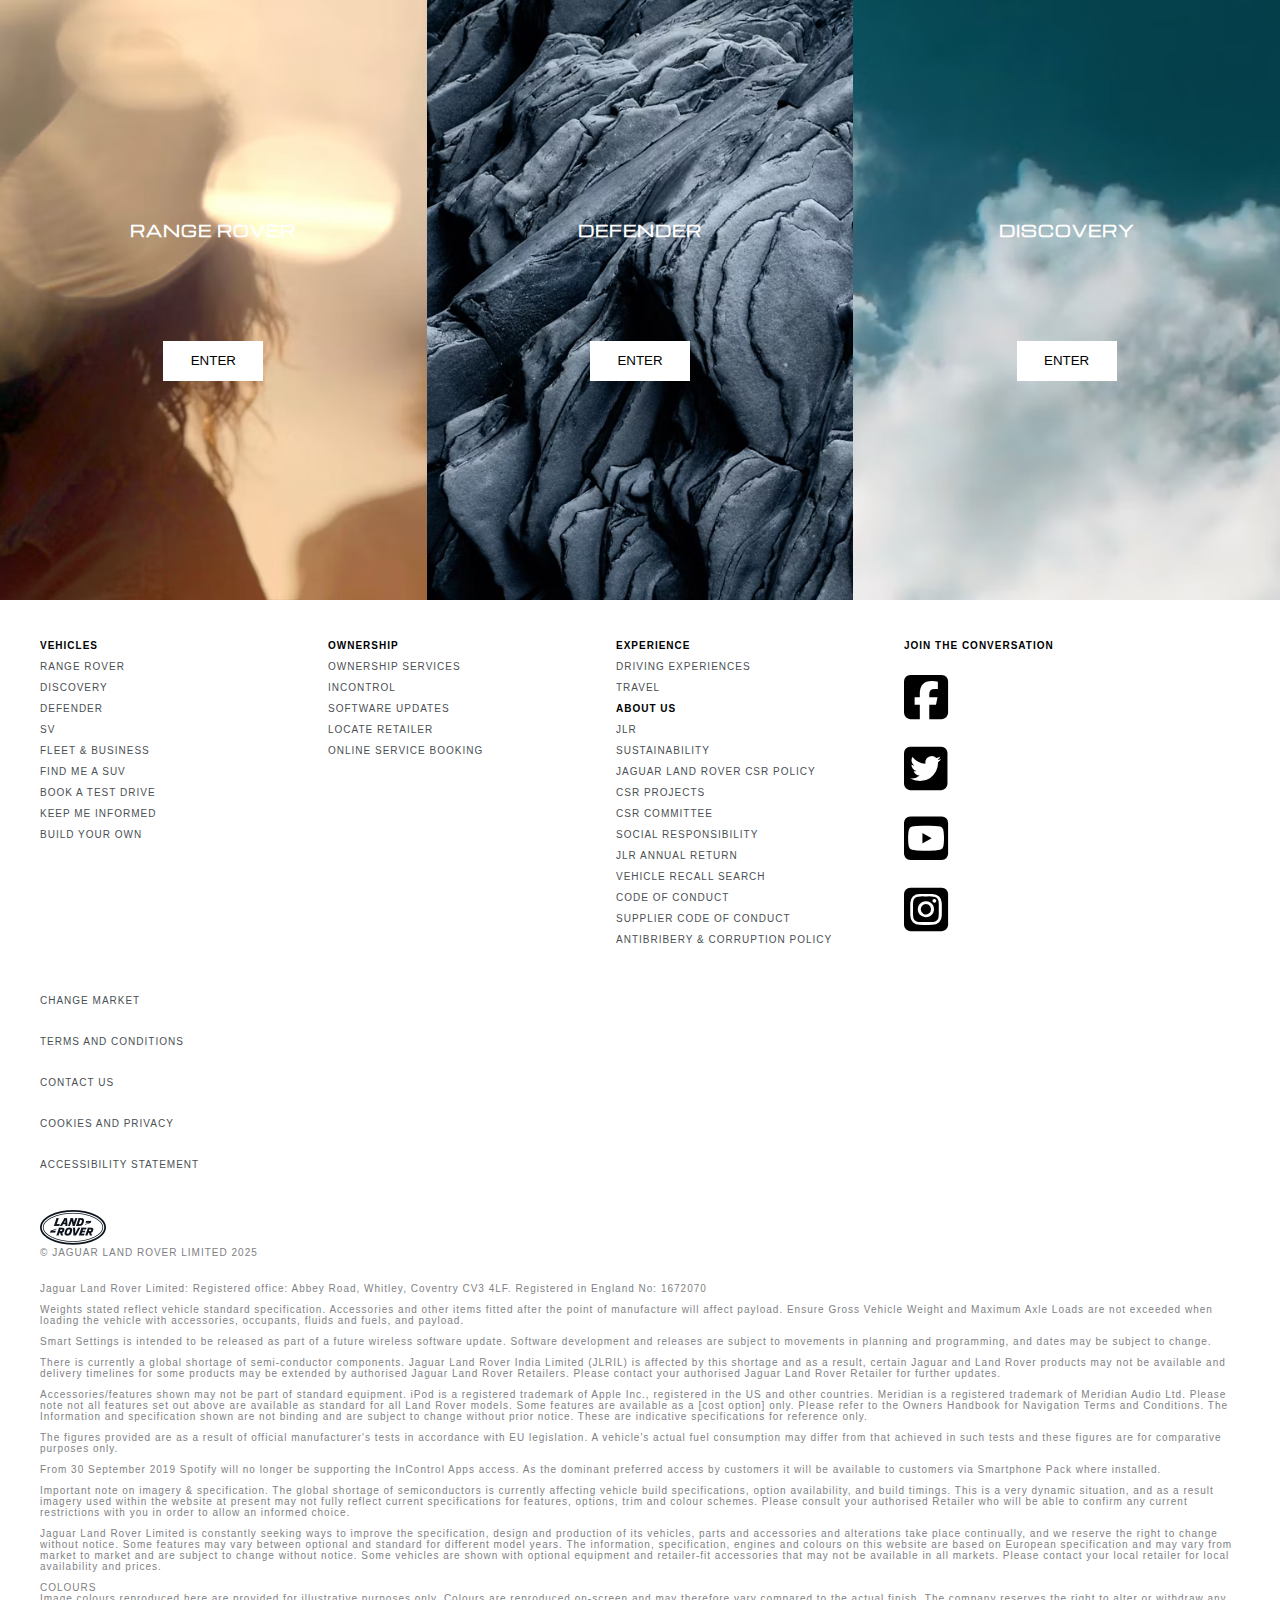
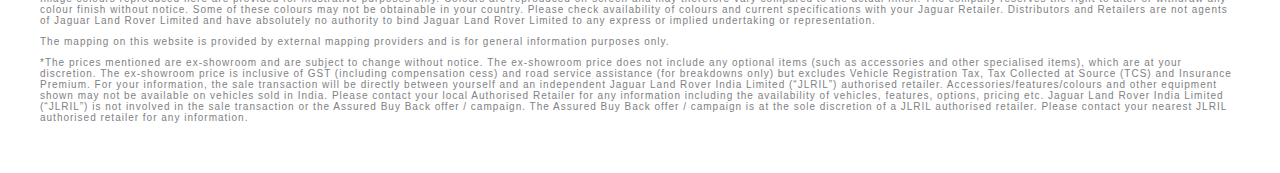
<file: index.html>
<!DOCTYPE html>
<html lang="en">

<head>
    <meta charset="UTF-8">
    <meta name="viewport" content="width=device-width, initial-scale=1.0">
    <title name="title">Land Rover | Explore Luxury SUVs and 4x4 Vehicles</title>
    <link rel="icon" href="Images/lr-logo---footer.png">
    <link rel="stylesheet" href="styles.css">
    <link rel="stylesheet" href="https://cdnjs.cloudflare.com/ajax/libs/font-awesome/6.7.2/css/all.min.css"
        integrity="sha512-Evv84Mr4kqVGRNSgIGL/F/aIDqQb7xQ2vcrdIwxfjThSH8CSR7PBEakCr51Ck+w+/U6swU2Im1vVX0SVk9ABhg=="
        crossorigin="anonymous" referrerpolicy="no-referrer" />
    <link rel="preconnect" href="https://fonts.googleapis.com">
    <link rel="preconnect" href="https://fonts.gstatic.com" crossorigin>
    <link href="https://fonts.googleapis.com/css2?family=Michroma&display=swap" rel="stylesheet">
</head>

<body>
    <section id="container">
        <main>
            <section id="brand-sel">
                <div id="bs1">
                    <h2>RANGE ROVER</h2>
                    <a href="RangeRover/index.html"><button>ENTER</button></a>
                </div>
                <div id="bs2">
                    <h2>DEFENDER</h2>
                    <a href="Defender/index.html">
                        <button>ENTER</button></a>
                </div>
                <div id="bs3">
                    <h2>DISCOVERY</h2>
                    <a href="Discovery/index.html"><button>ENTER</button></a>
                </div>
            </section>
        </main>
        <footer>
            <section id="f-links">
                <div class="footer-links">
                    <h3>VEHICLES</h3>
                    <ul type="none">
                        <li><a href="#">RANGE ROVER</a></li>
                        <li><a href="#">DISCOVERY</a></li>
                        <li><a href="#">DEFENDER</a></li>
                        <li><a href="#">SV</a></li>
                        <li><a href="#">FLEET & BUSINESS</a></li>
                        <li><a href="#">FIND ME A SUV</a></li>
                        <li><a href="#">BOOK A TEST DRIVE</a></li>
                        <li><a href="#">KEEP ME INFORMED</a></li>
                        <li><a href="#">BUILD YOUR OWN</a></li>
                    </ul>
                </div>
                <div class="footer-links">
                    <h3>OWNERSHIP</h3>
                    <ul type="none">
                        <li><a href="#">OWNERSHIP SERVICES</a></li>
                        <li><a href="#">INCONTROL</a></li>
                        <li><a href="#">SOFTWARE UPDATES</a></li>
                        <li><a href="#">LOCATE RETAILER</a></li>
                        <li><a href="#">ONLINE SERVICE BOOKING</a></li>
                    </ul>
                </div>
                <div class="footer-links">
                    <h3>EXPERIENCE</h3>
                    <ul type="none">
                        <li><a href="#">DRIVING EXPERIENCES</a></li>
                        <li><a href="#">TRAVEL</a></li>
                    </ul>
                    <h3>ABOUT US</h3>
                    <ul type="none">
                        <li><a href="#">JLR</a></li>
                        <li><a href="#">SUSTAINABILITY</a></li>
                        <li><a href="#">JAGUAR LAND ROVER CSR POLICY</a></li>
                        <li><a href="#">CSR PROJECTS</a></li>
                        <li><a href="#">CSR COMMITTEE</a></li>
                        <li><a href="#">SOCIAL RESPONSIBILITY</a></li>
                        <li><a href="#">JLR ANNUAL RETURN</a></li>
                        <li><a href="#">VEHICLE RECALL SEARCH</a></li>
                        <li><a href="#">CODE OF CONDUCT</a></li>
                        <li><a href="#">SUPPLIER CODE OF CONDUCT</a></li>
                        <li><a href="#">ANTIBRIBERY & CORRUPTION POLICY</a></li>
                    </ul>
                </div>

                <div id="footer-show">
                    <h3>JOIN THE CONVERSATION</h3>
                    <i class="fab fa-facebook-square"></i><span>Facebook</span>
                    <i class="fab fa-twitter-square"></i><span>TWITTER</span>
                    <i class="fab fa-youtube-square"></i><span>YOUTUBE</span>
                    <i class="fab fa-instagram-square"></i><span>INSTAGRAM</span>
                </div>
            </section>

            <section id="about-links">
                <div id="about-links-child">
                    <a href="">CHANGE MARKET</a>
                    <a href="">TERMS AND CONDITIONS</a>
                    <a href="">CONTACT US</a>
                    <a href="">COOKIES AND PRIVACY</a>
                    <a href="">ACCESSIBILITY STATEMENT</a>
                </div>
            </section>
            <section id="copyright">
                <div><img src="Images/lr-logo---footer.png" alt="Image not found"></div>
                <span>&copy; JAGUAR LAND ROVER LIMITED 2025</span>
            </section>
            <section id="site-info">
                <div>
                    <span>
                        Jaguar Land Rover Limited: Registered office: Abbey Road, Whitley, Coventry CV3 4LF. Registered
                        in
                        England No: 1672070
                    </span>
                </div>
                <div>
                    <span>
                        Weights stated reflect vehicle standard specification. Accessories and other items fitted after
                        the
                        point of manufacture will affect payload. Ensure Gross Vehicle Weight and Maximum Axle Loads are
                        not
                        exceeded when loading the vehicle with accessories, occupants, fluids and fuels, and payload.
                    </span>
                </div>
                <div>
                    <span>
                        Smart Settings is intended to be released as part of a future wireless software update. Software
                        development and releases are subject to movements in planning and programming, and dates may be
                        subject to change.
                    </span>
                </div>
                <div>
                    <span>
                        There is currently a global shortage of semi-conductor components. Jaguar Land Rover India
                        Limited
                        (JLRIL) is affected by this shortage and as a result, certain Jaguar and Land Rover products may
                        not
                        be available and delivery timelines for some products may be extended by authorised Jaguar Land
                        Rover Retailers. Please contact your authorised Jaguar Land Rover Retailer for further updates.
                    </span>
                </div>
                <div><span>
                        Accessories/features shown may not be part of standard equipment. iPod is a registered trademark
                        of
                        Apple Inc., registered in the US and other countries. Meridian is a registered trademark of
                        Meridian
                        Audio Ltd. Please note not all features set out above are available as standard for all Land
                        Rover
                        models. Some features are available as a [cost option] only. Please refer to the Owners Handbook
                        for
                        Navigation Terms and Conditions. The Information and specification shown are not binding and are
                        subject to change without prior notice. These are indicative specifications for reference only.
                    </span>
                </div>
                <div><span>
                        The figures provided are as a result of official manufacturer's tests in accordance with EU
                        legislation. A vehicle's actual fuel consumption may differ from that achieved in such tests and
                        these figures are for comparative purposes only.
                    </span>
                </div>
                <div><span>
                        From 30 September 2019 Spotify will no longer be supporting the InControl Apps access. As the
                        dominant preferred access by customers it will be available to customers via Smartphone Pack
                        where
                        installed.
                    </span>
                </div>
                <div><span>
                        Important note on imagery & specification. The global shortage of semiconductors is currently
                        affecting vehicle build specifications, option availability, and build timings. This is a very
                        dynamic situation, and as a result imagery used within the website at present may not fully
                        reflect
                        current specifications for features, options, trim and colour schemes. Please consult your
                        authorised Retailer who will be able to confirm any current restrictions with you in order to
                        allow
                        an informed choice.
                    </span>
                </div>
                <div><span>
                        Jaguar Land Rover Limited is constantly seeking ways to improve the specification, design and
                        production of its vehicles, parts and accessories and alterations take place continually, and we
                        reserve the right to change without notice. Some features may vary between optional and standard
                        for
                        different model years. The information, specification, engines and colours on this website are
                        based
                        on European specification and may vary from market to market and are subject to change without
                        notice. Some vehicles are shown with optional equipment and retailer-fit accessories that may
                        not be
                        available in all markets. Please contact your local retailer for local availability and prices.
                    </span>
                </div>
                <div>
                    <span>
                        COLOURS <br>
                        Image colours reproduced here are provided for illustrative purposes only. Colours are
                        reproduced
                        on-screen and may therefore vary compared to the actual finish. The company reserves the right
                        to
                        alter or withdraw any colour finish without notice. Some of these colours may not be obtainable
                        in
                        your country. Please check availability of colours and current specifications with your Jaguar
                        Retailer. Distributors and Retailers are not agents of Jaguar Land Rover Limited and have
                        absolutely
                        no authority to bind Jaguar Land Rover Limited​ to any express or implied undertaking or
                        representation.​
                    </span>
                </div>
                <div>
                    The mapping on this website is provided by external mapping providers and is for general information
                    purposes only.
                </div>
                <div>
                    <span>
                        *The prices mentioned are ex-showroom and are subject to change without notice. The ex-showroom
                        price does not include any optional items (such as accessories and other specialised items),
                        which
                        are at your discretion. The ex-showroom price is inclusive of GST (including compensation cess)
                        and
                        road service assistance (for breakdowns only) but excludes Vehicle Registration Tax, Tax
                        Collected
                        at Source (TCS) and Insurance Premium. For your information, the sale transaction will be
                        directly
                        between yourself and an independent Jaguar Land Rover India Limited (“JLRIL”) authorised
                        retailer.
                        Accessories/features/colours and other equipment shown may not be available on vehicles sold in
                        India. Please contact your local Authorised Retailer for any information including the
                        availability
                        of vehicles, features, options, pricing etc. Jaguar Land Rover India Limited (“JLRIL”) is not
                        involved in the sale transaction or the Assured Buy Back offer / campaign. The Assured Buy Back
                        offer / campaign is at the sole discretion of a JLRIL authorised retailer. Please contact your
                        nearest JLRIL authorised retailer for any information.
                    </span>
                </div>
            </section>
        </footer>
    </section>
</body>

</html>
</file>
<file: styles.css>
* {
    margin: 0;
    padding: 0;
    box-sizing: border-box;
}

:root {
    --main-font: 'Poppins', sans-serif;
    --heading-font: 'Playfair Display', serif;
    --text-color: #333;
    --heading-color: #111;
}

#container {
    width: 100%;
    font-size: 10px;
    color: #808184;
    font-family: Arial, Helvetica, sans-serif;
    letter-spacing: 1px;
    font-weight: 200;
}

#brand-sel {

    align-items: center;
}

#brand-sel div {
    width: 100%;
    height: 180px;
    text-align: center;
    display: flex;
    flex-direction: column;
    gap: -10px;
    justify-content: space-evenly;
    align-items: center;
}

#bs1 {
    background-image: url("Images/Range-rover_HoB.png");
    background-size: cover;
    background-position: center;
    background-repeat: no-repeat;
}

#bs2 {
    background-image: url("Images/Defender_HoB.png");
    background-size: cover;
    background-position: center;
    background-repeat: no-repeat;
}

#bs3 {
    background-image: url("Images/Discovery_HOB.png");
    background-size: cover;
    background-position: center;
    background-repeat: no-repeat;
}

#brand-sel h2 {
    color: white;
    width: 100%;
    font-family: "Michroma", sans-serif;

}

#brand-sel button {
    color: black;
    background-color: white;
    width: 100px;
    height: 40px;
    border: 0;
}

footer {
    padding: 20px 20px;
}

.footer-links {
    display: none;
}

#footer-show h3 {
    font-size: 10px;
    font-family: "Poppins", sans-serif;
    font-weight: 600;
    color: black;
    width: 100%;
    letter-spacing: 1px;
}

#footer-show {
    display: flex;
    flex-wrap: wrap;
    justify-content: space-evenly;
    color: black;
}

#footer-show span {
    display: none;
}

#about-links-child {
    display: flex;
    flex-wrap: wrap;
    margin: 25px 0px;
}

#about-links-child a {
    width: 100%;
    text-decoration: none;
    color: #4A4F54;
    /* font-size: 10px; */
    margin: 10px 0px;
}

#copyright span {
    width: 100%;
}

#copyright {
    margin: 25px 0px;
}

#site-info div {
    margin: 10px 0px;
}

footer i{
    font-size: 50px;
    display: block;
    width: 100%;
}

@media only screen and (min-width:768px) {
    footer {
        padding: 40px 40px;
    }

    .footer-links {
        display: inline;
        width: 24%;
    }

    #f-links {
        display: flex;
        flex-wrap: wrap;
    }

    .footer-links h3 {
        font-size: 10px;
        font-family: "Poppins", sans-serif;
        font-weight: 600;
        color: black;
        width: 100%;
        letter-spacing: 1px;
        margin: 0px 0px;
    }

    .footer-links li {
        margin: 10px 0px;
        font-weight: 100px;
        text-align: justify;
    }

    .footer-links li a {
        text-decoration: none;
        color: #4A4F54;
    }

    #footer-show {
        margin: 0px 0px;
    }

    #about-links-child a {
        margin: 15px 0px;
    }
}

@media only screen and (min-width:1024px) {
    #brand-sel {
        display: flex;
        flex-wrap: wrap;
    }

    #brand-sel div {
        width: 33.3334%;
        height: 600px;
        text-align: center;
        display: flex;
        flex-direction: column;
        gap: 100px;
        justify-content: center;
        align-items: center;
    }
}
</file>
